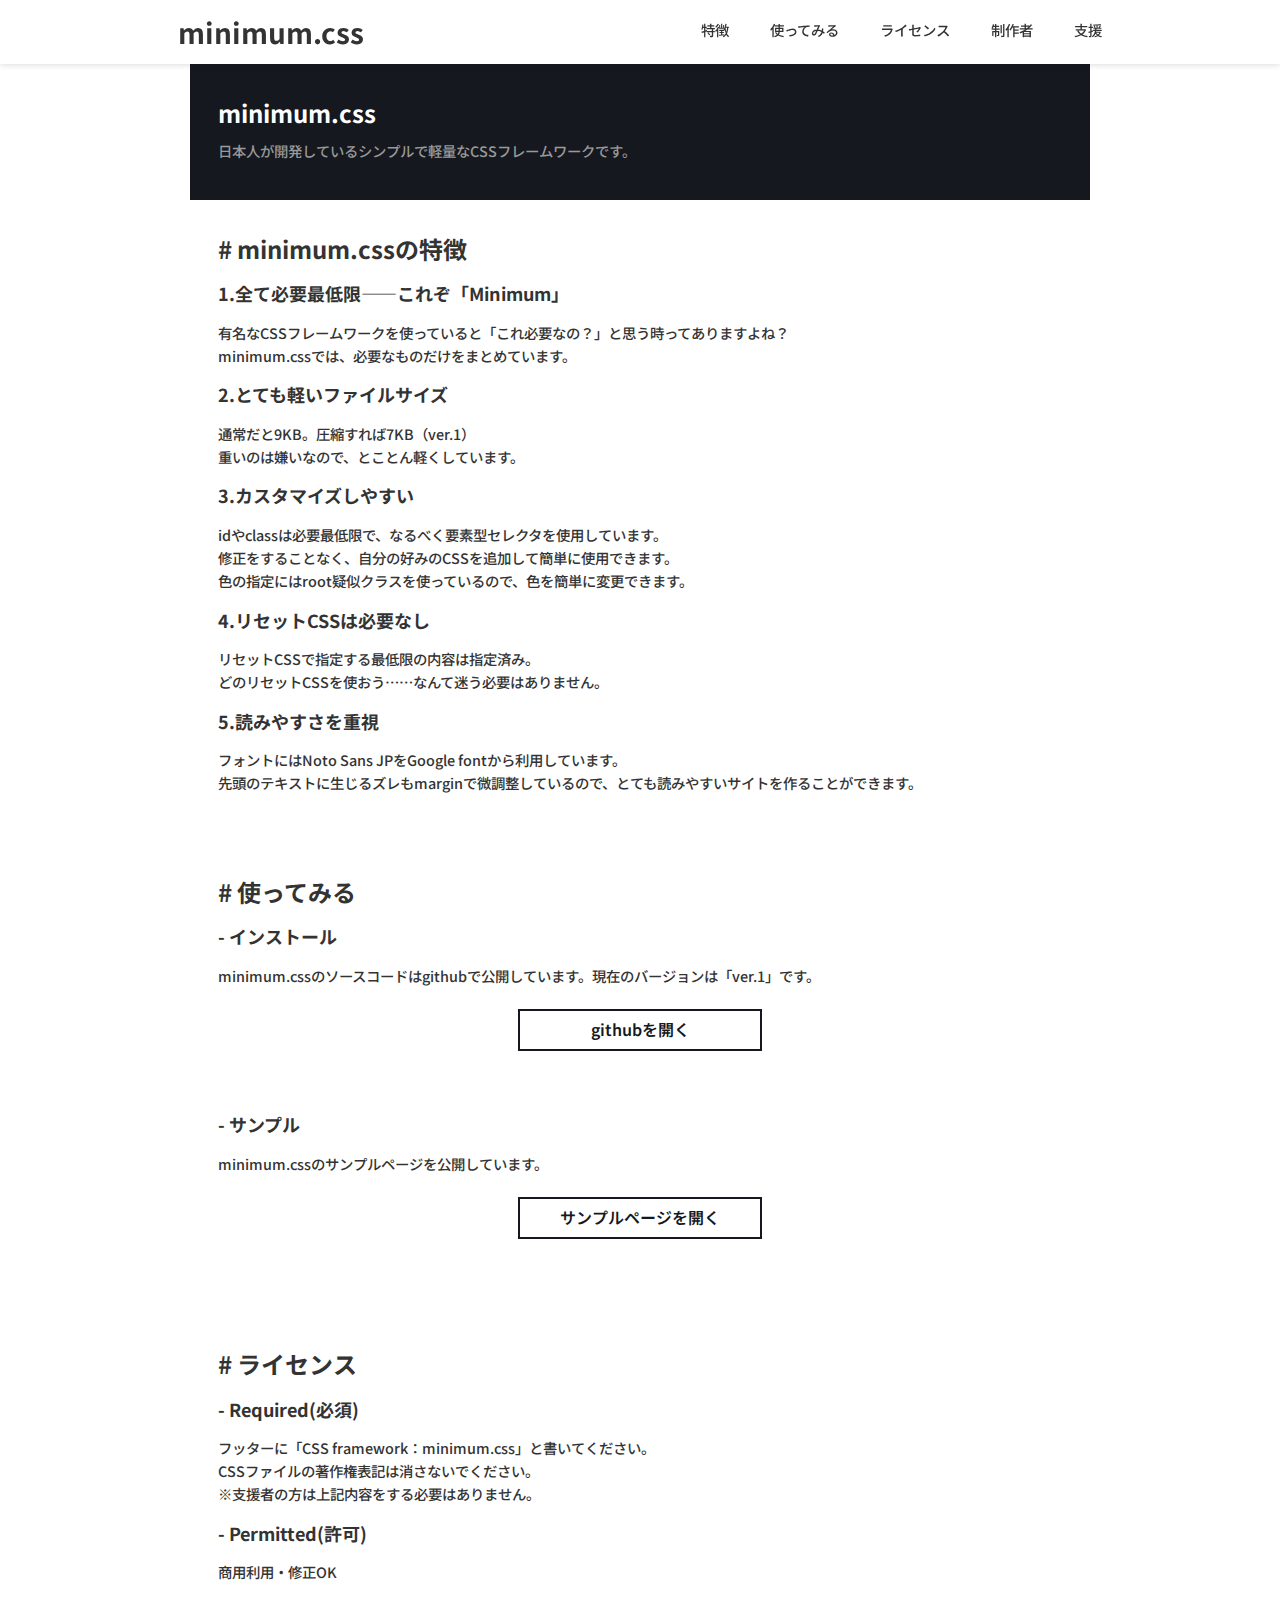
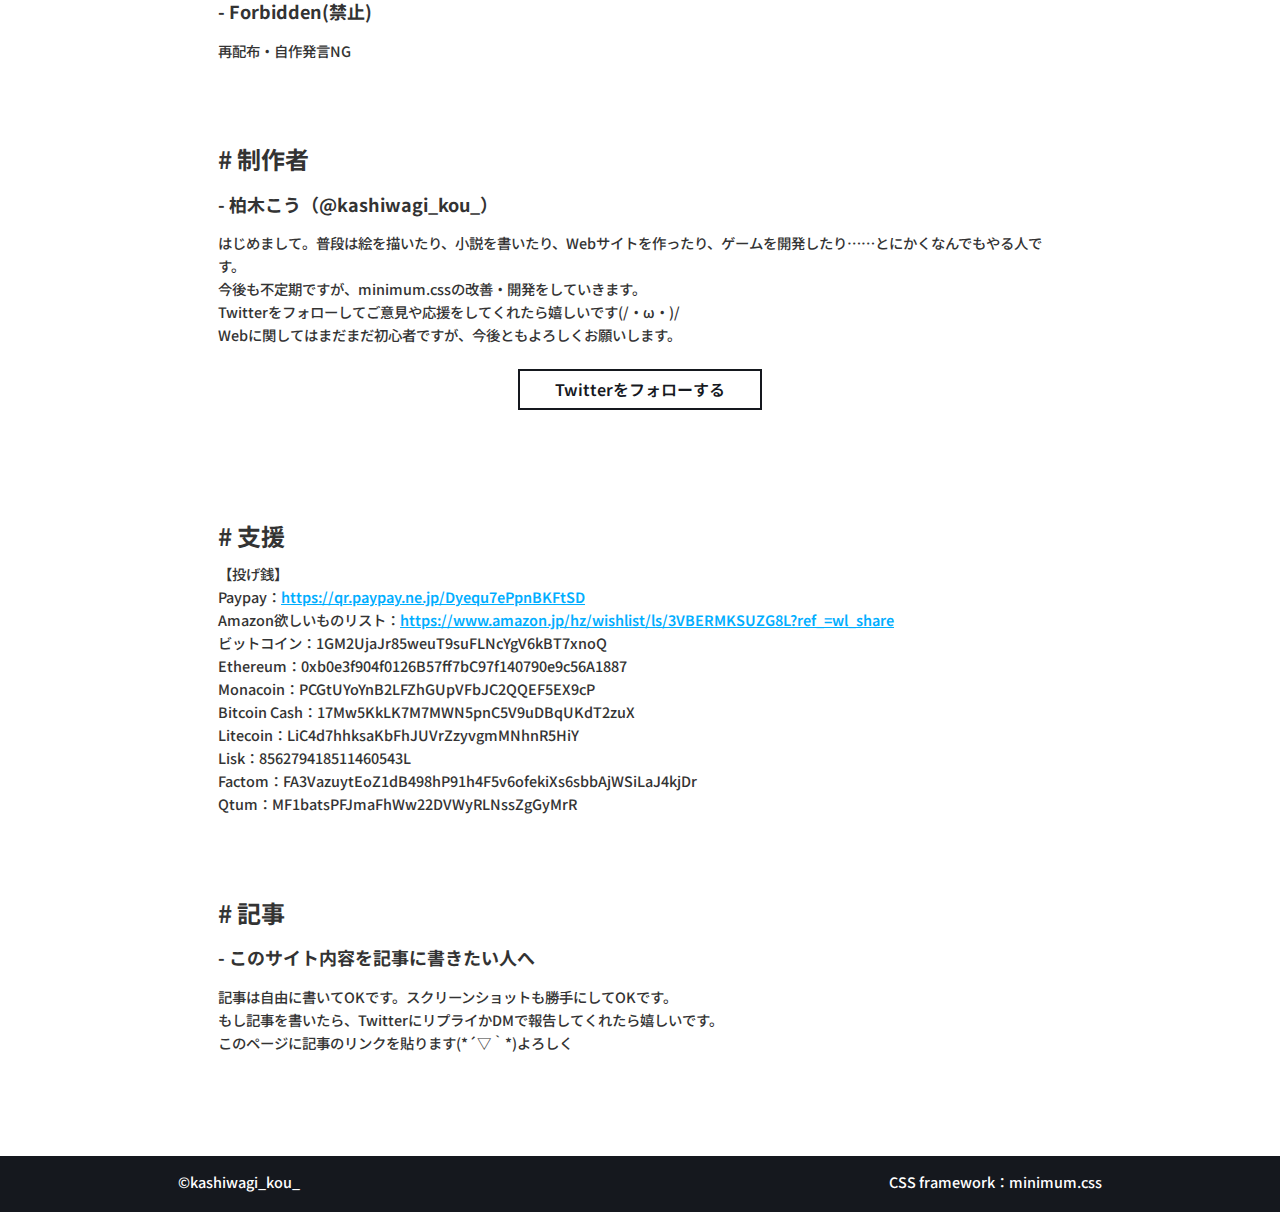
<file: index.html>
<!DOCTYPE html>
<html lang="ja">
<head>
    <meta charset="UTF-8">
    <meta http-equiv="X-UA-Compatible" content="IE=edge">
    <meta name="viewport" content="width=device-width, initial-scale=1.0">
    <title>minimum.css</title>
    <link rel="preconnect" href="https://fonts.gstatic.com">
    <link href="https://fonts.googleapis.com/css2?family=Noto+Sans+JP:wght@400;700;900&display=swap" rel="stylesheet">
    <link rel="stylesheet" href="minimum_css/minimum.min.css">
    <link rel="preload" href="minimum_css/minimum.min.css" as="style">
</head>
<body>
    <header>
        <div class="wrap">
            <a href="index.html">
                <h1>minimum.css</h1>
            </a>
            <input type="checkbox" id="disp-btn" style="width:0;height:0">
            <label for="disp-btn" id="hmb"></label>
            <nav class="hm">
                <ul>
                    <li>
                        <a href="#skip1">
                            <p>特徴</p>
                        </a>
                    </li>
                    <li>
                        <a href="#skip2">
                            <p>使ってみる</p>
                        </a>
                    </li>
                    <li>
                        <a href="#skip3">
                            <p>ライセンス</p>
                        </a>
                    </li>
                    <li>
                        <a href="#skip4">
                            <p>制作者</p>
                        </a>
                    </li>
                    <li>
                        <a href="#skip5">
                            <p>支援</p>
                        </a>
                    </li>
                </ul>
            </nav>
        </div>
    </header>
    <main>
        <section class="black">
            <h2>minimum.css</h2>
            <p>
                日本人が開発しているシンプルで軽量なCSSフレームワークです。
            </p>
        </section>
        <section id="skip1">
            <h2># minimum.cssの特徴</h2>
            <h3>1.全て必要最低限――これぞ「Minimum」</h3>
            <p>
                有名なCSSフレームワークを使っていると「これ必要なの？」と思う時ってありますよね？<br>
                minimum.cssでは、必要なものだけをまとめています。<br>
            </p>
            <h3>2.とても軽いファイルサイズ</h3>
            <p>
                通常だと9KB。圧縮すれば7KB（ver.1）<br>
                重いのは嫌いなので、とことん軽くしています。<br>
            </p>
            <h3>3.カスタマイズしやすい</h3>
            <p>
                idやclassは必要最低限で、なるべく要素型セレクタを使用しています。<br>
                修正をすることなく、自分の好みのCSSを追加して簡単に使用できます。<br>
                色の指定にはroot疑似クラスを使っているので、色を簡単に変更できます。<br>
            </p>
            <h3>4.リセットCSSは必要なし</h3>
            <p>
                リセットCSSで指定する最低限の内容は指定済み。<br>
                どのリセットCSSを使おう……なんて迷う必要はありません。<br>
            </p>
            <h3>5.読みやすさを重視</h3>
            <p>
                フォントにはNoto Sans JPをGoogle fontから利用しています。<br>
                先頭のテキストに生じるズレもmarginで微調整しているので、とても読みやすいサイトを作ることができます。<br>
            </p>
        </section>
        <section id="skip2">
            <h2># 使ってみる</h2>
            <h3>- インストール</h3>
            <p>
                minimum.cssのソースコードはgithubで公開しています。現在のバージョンは「ver.1」です。<br>
            </p>
            <a href="https://github.com/kashiwagikou/minimum.css" class="btn">
                githubを開く
            </a><br>
            <h3>- サンプル</h3>
            <p>
                minimum.cssのサンプルページを公開しています。<br>
            </p>
            <a href="sample/sample.html" class="btn">
                サンプルページを開く
            </a><br>
        </section>
        <section id="skip3">
            <h2># ライセンス</h2>
            <h3>- Required(必須)</h3>
            <p>
                フッターに「CSS framework：minimum.css」と書いてください。<br>
                CSSファイルの著作権表記は消さないでください。<br>
                ※支援者の方は上記内容をする必要はありません。<br>
            </p>
            <h3>- Permitted(許可)</h3>
            <p>
                商用利用・修正OK<br>
            </p>
            <h3>- Forbidden(禁止)</h3>
            <p>
                再配布・自作発言NG<br>
            </p>
        </section>
        <section id="skip4">
            <h2># 制作者</h2>
            <h3>- 柏木こう（@kashiwagi_kou_）</h3>
            <p>
                はじめまして。普段は絵を描いたり、小説を書いたり、Webサイトを作ったり、ゲームを開発したり……とにかくなんでもやる人です。<br>
                今後も不定期ですが、minimum.cssの改善・開発をしていきます。<br>
                Twitterをフォローしてご意見や応援をしてくれたら嬉しいです(/・ω・)/<br>
                Webに関してはまだまだ初心者ですが、今後ともよろしくお願いします。<br>
            </p>
            <a href="https://twitter.com/kashiwagi_kou_" class="btn">
                Twitterをフォローする
            </a><br>
        </section>
        <section id="skip5">
            <h2># 支援</h2>
            <p>
                【投げ銭】<br>
                Paypay：<a href="https://qr.paypay.ne.jp/Dyequ7ePpnBKFtSD">https://qr.paypay.ne.jp/Dyequ7ePpnBKFtSD</a><br>
                Amazon欲しいものリスト：<a href="https://www.amazon.jp/hz/wishlist/ls/3VBERMKSUZG8L?ref_=wl_share">https://www.amazon.jp/hz/wishlist/ls/3VBERMKSUZG8L?ref_=wl_share</a><br>
                ビットコイン：1GM2UjaJr85weuT9suFLNcYgV6kBT7xnoQ<br>
                Ethereum：0xb0e3f904f0126B57ff7bC97f140790e9c56A1887<br>
                Monacoin：PCGtUYoYnB2LFZhGUpVFbJC2QQEF5EX9cP<br>
                Bitcoin Cash：17Mw5KkLK7M7MWN5pnC5V9uDBqUKdT2zuX<br>
                Litecoin：LiC4d7hhksaKbFhJUVrZzyvgmMNhnR5HiY<br>
                Lisk：856279418511460543L<br>
                Factom：FA3VazuytEoZ1dB498hP91h4F5v6ofekiXs6sbbAjWSiLaJ4kjDr<br>
                Qtum：MF1batsPFJmaFhWw22DVWyRLNssZgGyMrR<br>
            </p>
        </section>
        <section>
            <h2># 記事</h2>
            <h3>- このサイト内容を記事に書きたい人へ</h3>
            <p>
                記事は自由に書いてOKです。スクリーンショットも勝手にしてOKです。<br>
                もし記事を書いたら、TwitterにリプライかDMで報告してくれたら嬉しいです。<br>
                このページに記事のリンクを貼ります(*´▽｀*)よろしく<br>
            </p>
        </section>
    </main>
    <footer>
        <div class="wrap">
            <a href="https://twitter.com/kashiwagi_kou_">
                <p style="color:#fff;">©kashiwagi_kou_</p>
            </a>
            <a href="https://kashiwagi.katudou.net/projects/minimumcss/index.html">
                <p style="color:#fff;">CSS framework：minimum.css</p>
            </a>
        </div>
    </footer>
</body>
</html>
</file>
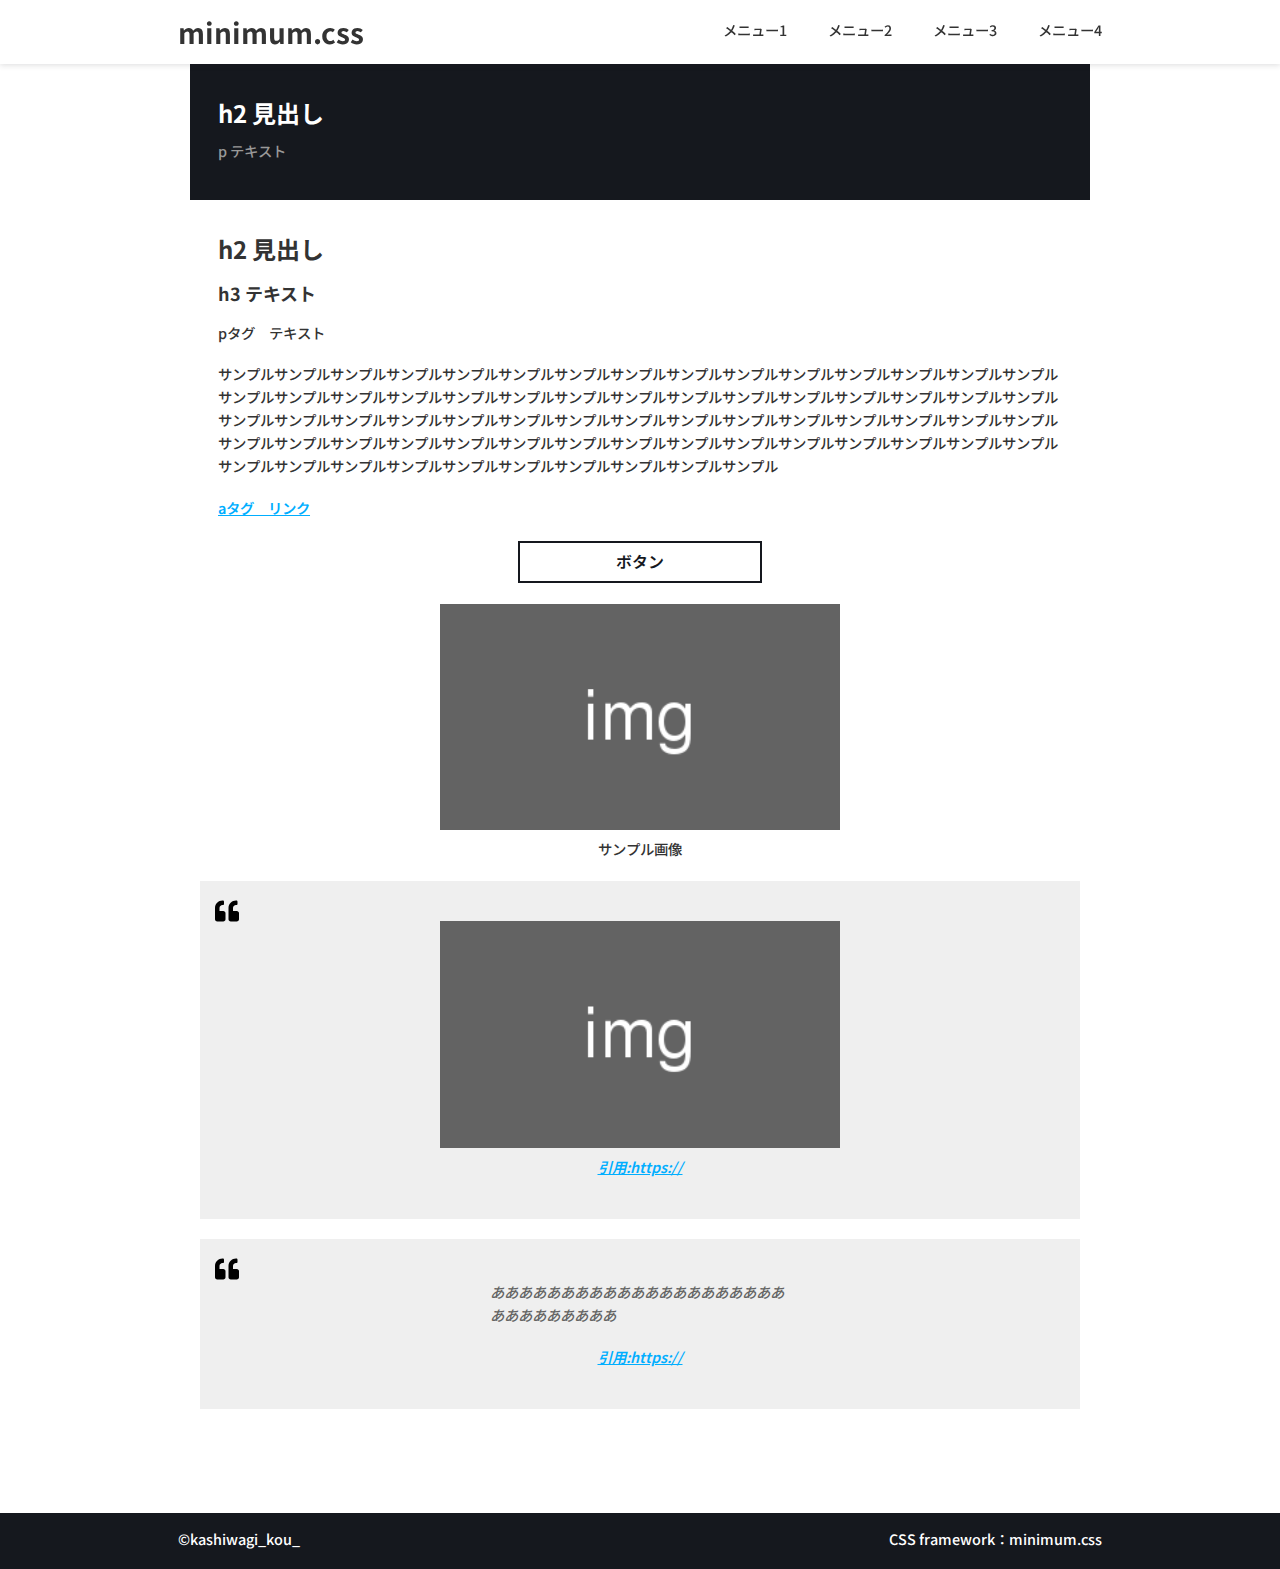
<file: minimum_css/index.html>
<!DOCTYPE html>
<html lang="ja">
<head>
    <meta charset="UTF-8">
    <meta http-equiv="X-UA-Compatible" content="IE=edge">
    <meta name="viewport" content="width=device-width, initial-scale=1.0">
    <title>minimum.css</title>
    <link rel="preconnect" href="https://fonts.gstatic.com">
    <link href="https://fonts.googleapis.com/css2?family=Noto+Sans+JP:wght@400;700;900&display=swap" rel="stylesheet">
    <link rel="stylesheet" href="minimum.min.css">
    <link rel="preload" href="minimum.min.css" as="style">
</head>
<body>
    <header>
        <div class="wrap">
            <a href="/">
                <h1>minimum.css</h1>
            </a>
            <input type="checkbox" id="disp-btn" style="width:0;height:0">
            <label for="disp-btn" id="hmb"></label>
            <nav class="hm">
                <ul>
                    <li>
                        <a href="#">
                            <p>メニュー1</p>
                        </a>
                    </li>
                    <li>
                        <a href="#">
                            <p>メニュー2</p>
                        </a>
                    </li>
                    <li>
                        <a href="#">
                            <p>メニュー3</p>
                        </a>
                    </li>
                    <li>
                        <a href="#">
                            <p>メニュー4</p>
                        </a>
                    </li>
                </ul>
            </nav>
        </div>
    </header>
    <main>
        <section class="black">
            <h2>h2 見出し</h2>
            <p>
                p テキスト
            </p>
        </section>
        <section>
            <h2>h2 見出し</h2>
            <h3>h3 テキスト</h3>
            <p>pタグ　テキスト</p>
            <p>サンプルサンプルサンプルサンプルサンプルサンプルサンプルサンプルサンプルサンプルサンプルサンプルサンプルサンプルサンプルサンプルサンプルサンプルサンプルサンプルサンプルサンプルサンプルサンプルサンプルサンプルサンプルサンプルサンプルサンプルサンプルサンプルサンプルサンプルサンプルサンプルサンプルサンプルサンプルサンプルサンプルサンプルサンプルサンプルサンプルサンプルサンプルサンプルサンプルサンプルサンプルサンプルサンプルサンプルサンプルサンプルサンプルサンプルサンプルサンプルサンプルサンプルサンプルサンプルサンプルサンプルサンプルサンプルサンプルサンプル</p>
            <p><a href="aaa">aタグ　リンク</a></p>
            <a href="" class="btn">
                ボタン
            </a>
            <figure>
                <img src="sample.png" alt="サンプル画像">
                <figcaption>
                    <p>
                        サンプル画像
                    </p>
                </figcaption>
            </figure>
            <blockquote cite="https://html-coding.co.jp/">
                <figure>
                    <img src="sample.png" alt="サンプル画像">
                    <figcaption>
                        <p>
                            <a href="aaa">
                                引用:https://
                            </a>
                        </p>
                    </figcaption>
                </figure>
            </blockquote>
            <blockquote cite="https://html-coding.co.jp/">
                <figure>
                    <p>
                        ああああああああああああああああああああああああああああああ
                    </p>
                    <figcaption>
                        <p>
                            <a href="aaa">
                                引用:https://
                            </a>
                        </p>
                    </figcaption>
                </figure>
            </blockquote>
        </section>
    </main>
    <footer>
        <div class="wrap">
            <a href="https://twitter.com/kashiwagi_kou_">
                <p style="color:#fff;">©kashiwagi_kou_</p>
            </a>
            <a href="https://kashiwagi.katudou.net/projects/minimumcss/index.html">
                <p style="color:#fff;">CSS framework：minimum.css</p>
            </a>
        </div>
    </footer>
</body>
</html>
</file>
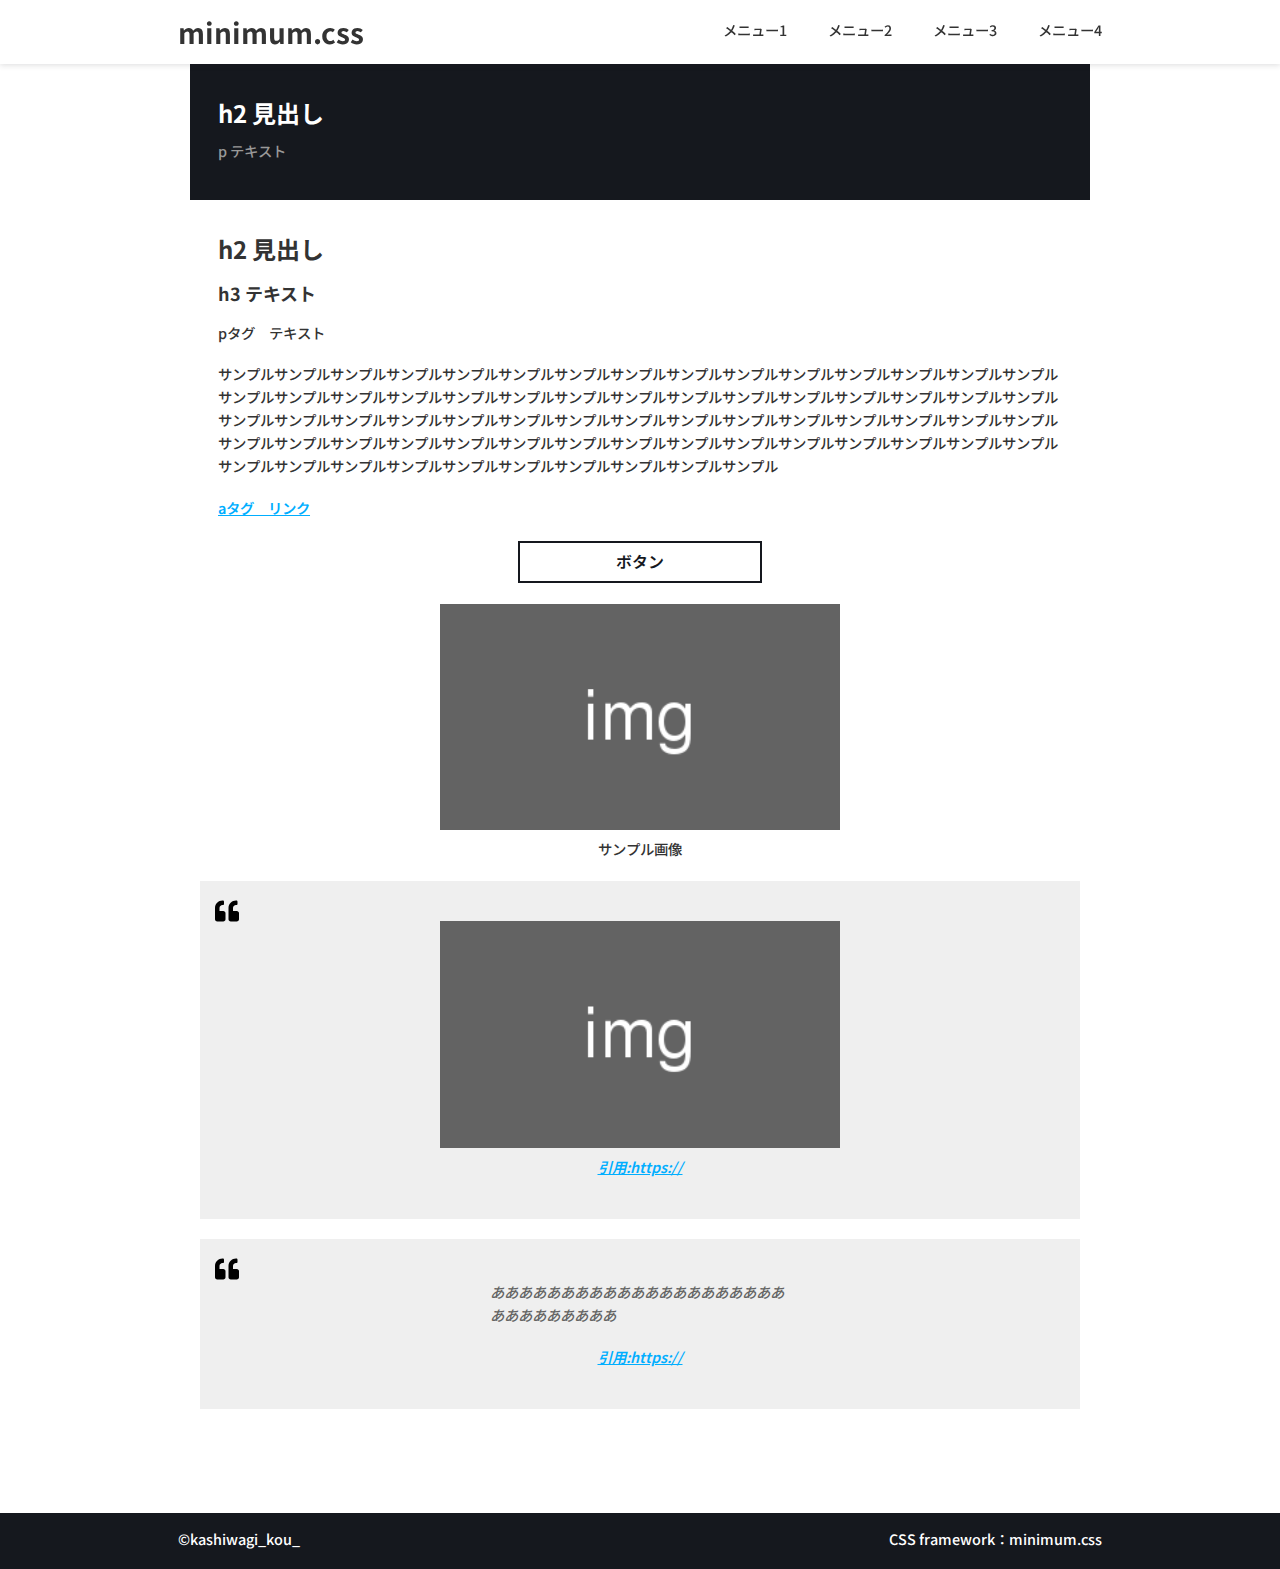
<file: sample/sample.html>
<!DOCTYPE html>
<html lang="ja">
<head>
    <meta charset="UTF-8">
    <meta http-equiv="X-UA-Compatible" content="IE=edge">
    <meta name="viewport" content="width=device-width, initial-scale=1.0">
    <title>minimum.css</title>
    <link rel="preconnect" href="https://fonts.gstatic.com">
    <link href="https://fonts.googleapis.com/css2?family=Noto+Sans+JP:wght@400;700;900&display=swap" rel="stylesheet">
    <link rel="stylesheet" href="../minimum_css/minimum.min.css">
    <link rel="preload" href="../minimum_css/minimum.min.css" as="style">
</head>
<body>
    <header>
        <div class="wrap">
            <a href="sample.html">
                <h1>minimum.css</h1>
            </a>
            <input type="checkbox" id="disp-btn" style="width:0;height:0">
            <label for="disp-btn" id="hmb"></label>
            <nav class="hm">
                <ul>
                    <li>
                        <a href="#">
                            <p>メニュー1</p>
                        </a>
                    </li>
                    <li>
                        <a href="#">
                            <p>メニュー2</p>
                        </a>
                    </li>
                    <li>
                        <a href="#">
                            <p>メニュー3</p>
                        </a>
                    </li>
                    <li>
                        <a href="#">
                            <p>メニュー4</p>
                        </a>
                    </li>
                </ul>
            </nav>
        </div>
    </header>
    <main>
        <section class="black">
            <h2>h2 見出し</h2>
            <p>
                p テキスト
            </p>
        </section>
        <section>
            <h2>h2 見出し</h2>
            <h3>h3 テキスト</h3>
            <p>pタグ　テキスト</p>
            <p>サンプルサンプルサンプルサンプルサンプルサンプルサンプルサンプルサンプルサンプルサンプルサンプルサンプルサンプルサンプルサンプルサンプルサンプルサンプルサンプルサンプルサンプルサンプルサンプルサンプルサンプルサンプルサンプルサンプルサンプルサンプルサンプルサンプルサンプルサンプルサンプルサンプルサンプルサンプルサンプルサンプルサンプルサンプルサンプルサンプルサンプルサンプルサンプルサンプルサンプルサンプルサンプルサンプルサンプルサンプルサンプルサンプルサンプルサンプルサンプルサンプルサンプルサンプルサンプルサンプルサンプルサンプルサンプルサンプルサンプル</p>
            <p><a href="aaa">aタグ　リンク</a></p>
            <a href="" class="btn">
                ボタン
            </a>
            <figure>
                <img src="sample.png" alt="サンプル画像">
                <figcaption>
                    <p>
                        サンプル画像
                    </p>
                </figcaption>
            </figure>
            <blockquote cite="https://html-coding.co.jp/">
                <figure>
                    <img src="sample.png" alt="サンプル画像">
                    <figcaption>
                        <p>
                            <a href="aaa">
                                引用:https://
                            </a>
                        </p>
                    </figcaption>
                </figure>
            </blockquote>
            <blockquote cite="https://html-coding.co.jp/">
                <figure>
                    <p>
                        ああああああああああああああああああああああああああああああ
                    </p>
                    <figcaption>
                        <p>
                            <a href="aaa">
                                引用:https://
                            </a>
                        </p>
                    </figcaption>
                </figure>
            </blockquote>
        </section>
    </main>
    <footer>
        <div class="wrap">
            <a href="https://twitter.com/kashiwagi_kou_">
                <p style="color:#fff;">©kashiwagi_kou_</p>
            </a>
            <a href="https://kashiwagi.katudou.net/projects/minimumcss/index.html">
                <p style="color:#fff;">CSS framework：minimum.css</p>
            </a>
        </div>
    </footer>
</body>
</html>
</file>
<file: minimum_css/minimum.min.css>
/*
minimum.css ver.1 by @kashiwagi_kou_ https://kashiwagi.katudou.net/projects/minimumcss/index.html
License - https://kashiwagi.katudou.net/projects/minimumcss/index.html
*/
:root{--hb:#fff;--mb:#fff;--fb:#15181e;--cb:#15181e;--hmb:#15181e;--bb1:#fff;--bb2:#15181e;--mc:#333;--ac1:#00aeff;--ac2:#2f00ff;--hc1:#333;--hc2:#03A9F4;--ac3:#15181e;--hmp:#fff;--hmb:#15181e;--bc1:#15181e;--bc2:#fff}*{font-family:'Noto Sans JP',sans-serif;line-height:1.6;-webkit-font-smoothing:antialiased;-moz-osx-font-smoothing:grayscale;margin:0;padding:0}body{word-wrap:break-word;overflow-wrap:break-word}html{background:var(--mb)}h1,h2,h3{line-height:1}h1{font-size:28px;margin:.64em}h2{font-size:24px;margin:1em .75em 0}h3{font-size:18px;margin:1.03em}p{font-size:14.4px;font-weight:500;margin:1em 1.28em 1.28em}p br:last-of-type{display:block;content:"";height:1em}h2+h3{margin:1.3em 1.03em 1.03em}a{color:var(--ac1);font-weight:600;text-decoration:underline;transition:.2s}a:hover{color:var(--ac2);transition:.2s}header{width:100%;background:var(--hb);box-shadow:0 1px 6px 0 #20212428;position:fixed;top:0;left:0;z-index:10}header a{color:var(--hc1)}header a:link{text-decoration:none}.wrap{display:flex;width:960px;-webkit-box-align:center;align-items:center;-webkit-box-pack:justify;justify-content:space-between;margin:auto;padding:0}.flex{display:flex}main{width:900px;margin:64px auto 0}main img{width:400px}section{color:var(--mc);margin:0 0 .7em;padding:.8em .6em 1.2em}.black{background:var(--cb);margin:0}.black h2{color:#fff}.black p{color:#999}figure{display:block;text-align:center;margin:1.3em}figure>p{width:300px;text-align:left;color:#636363;margin:1.3em auto}figcaption p{margin:0}blockquote{position:relative;box-sizing:border-box;font-style:italic;background:#efefef;margin:1.3em 0;padding:20px 15px}blockquote:before{display:inline-block;content:url([data-uri]);width:24px;height:24px;position:absolute;top:18px;left:15px}.btn{display:block;width:200px;color:var(--bc1);background:var(--bb1);border:2px solid #15181e;padding:6px 20px;text-align:center;margin:1.4em auto 1.28em}.btn:hover{color:var(--bc2);background:var(--bb2)}a.btn:link{text-decoration:none}footer{width:100%;margin-top:4em;background:var(--fb)}footer a{color:var(--hc1);text-decoration:none}footer a:hover,header a:hover{color:var(--hc2);text-decoration:none}.hm *{display:inline-block}#hamburger-btn{display:none}@media screen and (max-width:1000px){.wrap,main{width:auto}}@media screen and (max-width:700px){h1{font-size:22px;margin:.63em 0}h2{font-size:18px;margin:1.16em .2em 1.3em}h3{font-size:14px;margin:1.03em .24em}h2+h3{margin:1.3em .24em 1.03em}p{font-size:12px;font-weight:500;margin:1.3em .28em}.wrap{padding:0 10px}main{margin:50px auto 0;padding:0}figure>p,main img{width:240px}blockquote{margin:1.3em .35em;padding:20px 15px 10px}blockquote:before{width:18px;height:18px;top:14px;left:13px}section{margin:0}#hmb{display:inline-block;width:24px;height:26px;background:url([data-uri]) no-repeat}.hm{width:80%;height:100%;background:var(--hmb);position:fixed;top:50px;right:-100%;z-index:10;transition:.5s}.hm a,.hm ul{width:100%}.hm li{display:block;border-bottom:1px solid #666}.hm p{color:var(--hmp);font-size:16px;margin:1.3em .6em}input:checked~.hm{display:block;right:0}input:checked~#hmb{background:url([data-uri]) no-repeat}}
</file>
